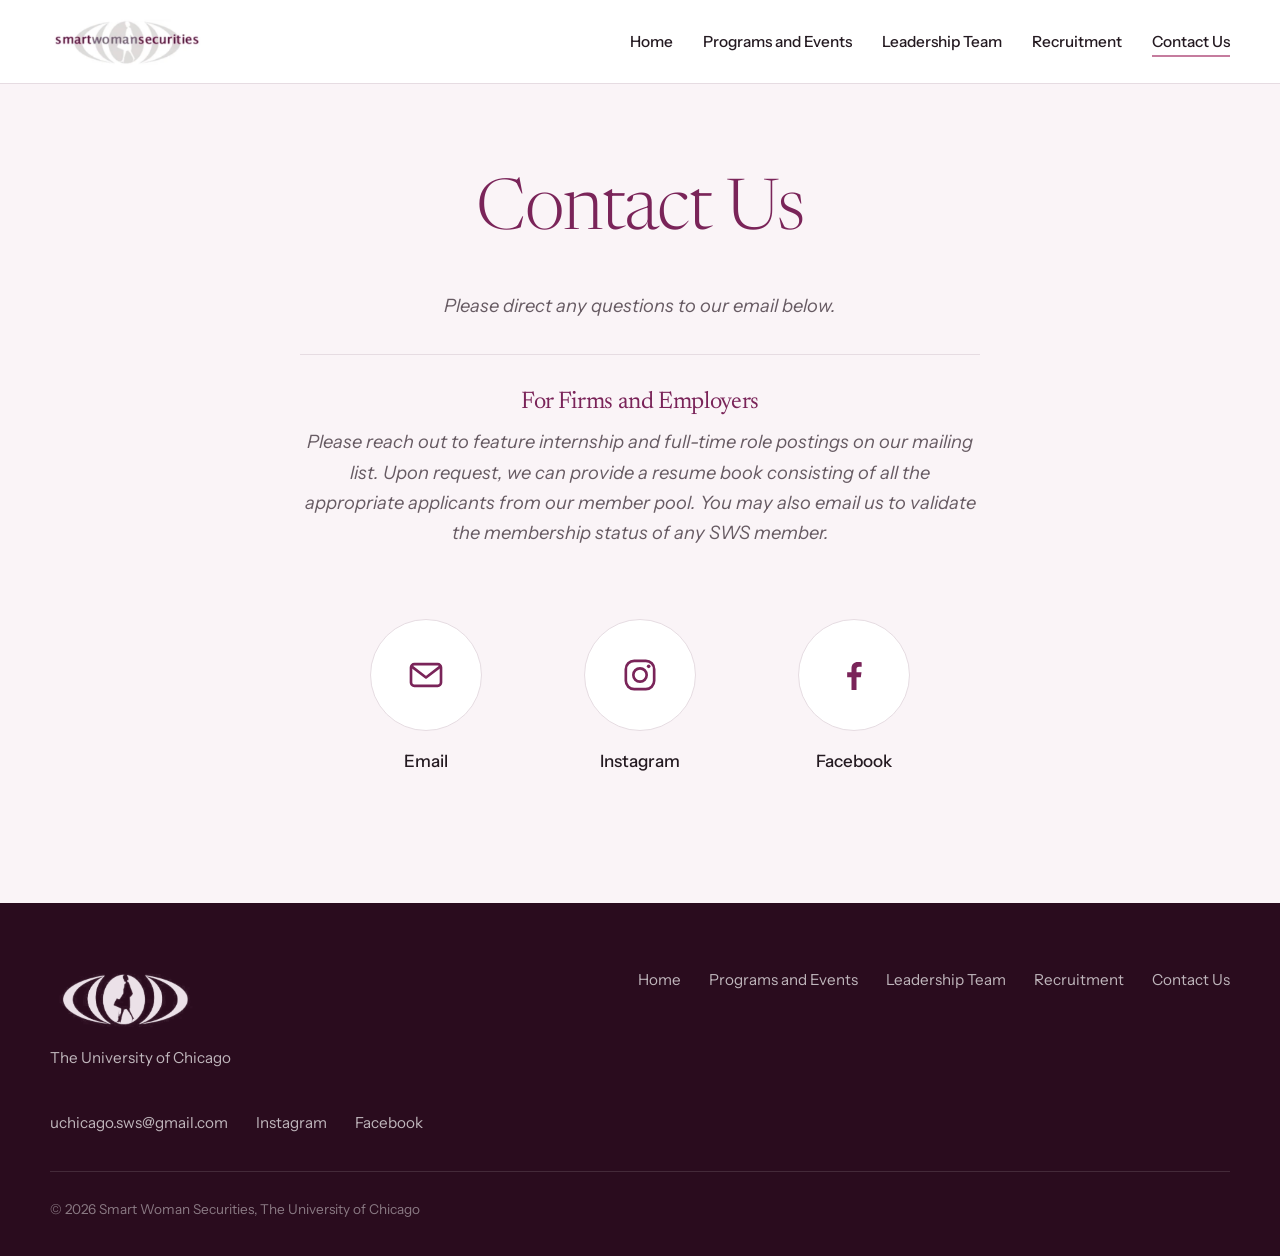
<file: contact.html>
<!DOCTYPE html>
<html lang="en">
<head>
<meta charset="utf-8">
<meta name="viewport" content="width=device-width, initial-scale=1">
<title>Contact Us | Smart Woman Securities UChicago</title>
<meta name="description" content="Smart Woman Securities at the University of Chicago">
<link rel="preconnect" href="https://fonts.googleapis.com">
<link rel="preconnect" href="https://fonts.gstatic.com" crossorigin>
<link href="https://fonts.googleapis.com/css2?family=Instrument+Sans:wght@400;500;600&family=Newsreader:ital,opsz,wght@0,6..72,300;0,6..72,400;0,6..72,500;1,6..72,400&display=swap" rel="stylesheet">
<link rel="stylesheet" href="css/style.css">
</head>
<body>
<div class="progress" id="progress"></div>
<header class="nav" id="nav">
  <div class="wrap">
    <a href="index.html" class="logo" aria-label="Smart Woman Securities, home"><img src="images/logo-header.png" alt="Smart Woman Securities"></a>
    <button class="menu-btn" id="menuBtn" aria-label="Menu" aria-expanded="false"><span></span></button>
    <ul id="menu">
      <li><a href="index.html">Home</a></li>
      <li><a href="programs.html">Programs and Events</a></li>
      <li><a href="leadership.html">Leadership Team</a></li>
      <li><a href="recruitment.html">Recruitment</a></li>
      <li><a href="contact.html" aria-current="page">Contact Us</a></li>
    </ul>
  </div>
</header>
<main>

<section class="contact">
  <div class="wrap">
    <h1>Contact Us</h1>
    <div class="c-text">
      <p>Please direct any questions to our email below.</p>
      <div class="c-firms">
        <h2>For Firms and Employers</h2>
        <p>Please reach out to feature internship and full-time role postings on our mailing list. Upon request, we can provide a resume book consisting of all the appropriate applicants from our member pool. You may also email us to validate the membership status of any SWS member.</p>
      </div>
    </div>
    <div class="socials">
      <a class="social" href="#" data-email data-keep="1"><span class="dot"><svg viewBox="0 0 24 24"><rect x="3" y="5.5" width="18" height="13" rx="2"/><path d="M3.5 7l8.5 6.5L20.5 7"/></svg></span>Email</a>
      <a class="social" href="#" data-instagram><span class="dot"><svg viewBox="0 0 24 24"><rect x="3.5" y="3.5" width="17" height="17" rx="5"/><circle cx="12" cy="12" r="4"/><circle class="f" cx="17.2" cy="6.8" r="1.1"/></svg></span>Instagram</a>
      <a class="social" href="#" data-facebook><span class="dot"><svg viewBox="0 0 24 24"><path class="f" d="M13.5 21v-7.6h2.6l.4-3h-3V8.5c0-.9.3-1.5 1.5-1.5h1.6V4.3c-.3 0-1.2-.1-2.3-.1-2.3 0-3.8 1.4-3.8 3.9v2.3H7.9v3h2.6V21z"/></svg></span>Facebook</a>
    </div>
  </div>
</section>
</main>
<footer>
  <div class="wrap">
    <div class="foot">
      <div>
        <img src="images/logo-mark-light.png" alt="Smart Woman Securities">
        <div>The University of Chicago</div>
      </div>
      <ul>
        <li><a href="index.html">Home</a></li>
        <li><a href="programs.html">Programs and Events</a></li>
        <li><a href="leadership.html">Leadership Team</a></li>
        <li><a href="recruitment.html">Recruitment</a></li>
        <li><a href="contact.html">Contact Us</a></li>
      </ul>
      <ul>
        <li><a data-email></a></li>
        <li><a href="#" data-instagram>Instagram</a></li>
        <li><a href="#" data-facebook>Facebook</a></li>
      </ul>
    </div>
    <div class="fine">&copy; <span id="yr"></span> Smart Woman Securities, The University of Chicago</div>
  </div>
</footer>
<script src="js/main.js"></script>

</body>
</html>
</file>
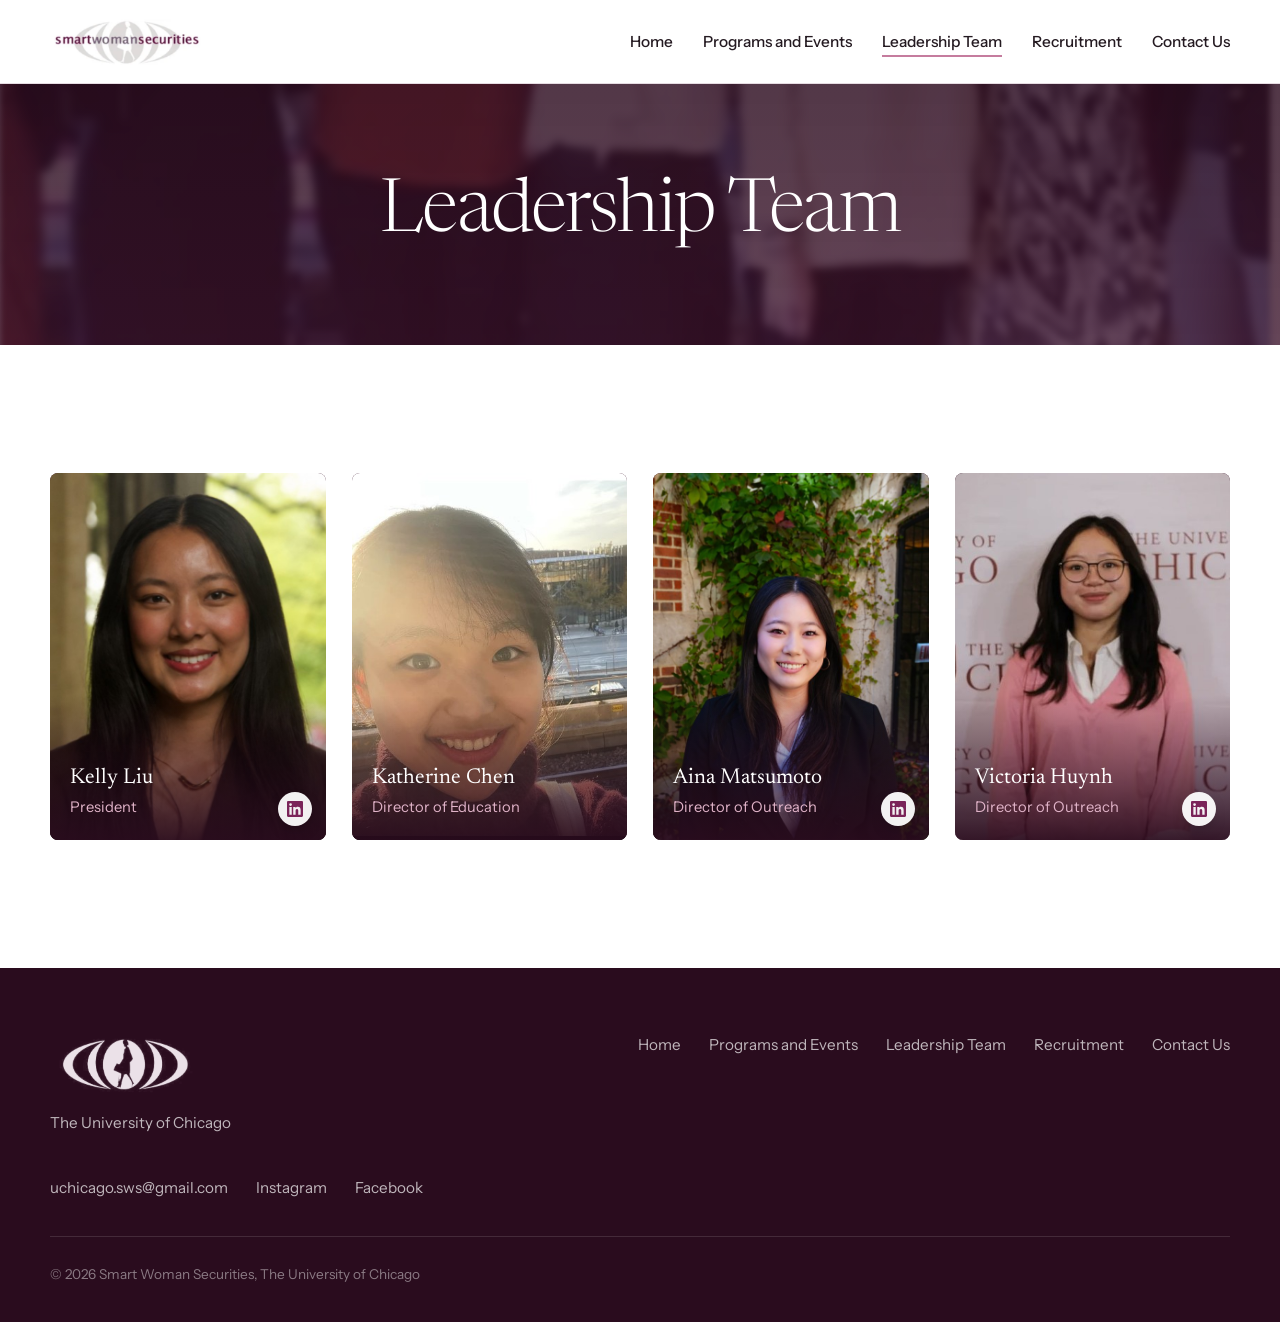
<file: leadership.html>
<!DOCTYPE html>
<html lang="en">
<head>
<meta charset="utf-8">
<meta name="viewport" content="width=device-width, initial-scale=1">
<title>Leadership Team | Smart Woman Securities UChicago</title>
<meta name="description" content="Smart Woman Securities at the University of Chicago">
<link rel="preconnect" href="https://fonts.googleapis.com">
<link rel="preconnect" href="https://fonts.gstatic.com" crossorigin>
<link href="https://fonts.googleapis.com/css2?family=Instrument+Sans:wght@400;500;600&family=Newsreader:ital,opsz,wght@0,6..72,300;0,6..72,400;0,6..72,500;1,6..72,400&display=swap" rel="stylesheet">
<link rel="stylesheet" href="css/style.css">
</head>
<body>
<div class="progress" id="progress"></div>
<header class="nav" id="nav">
  <div class="wrap">
    <a href="index.html" class="logo" aria-label="Smart Woman Securities, home"><img src="images/logo-header.png" alt="Smart Woman Securities"></a>
    <button class="menu-btn" id="menuBtn" aria-label="Menu" aria-expanded="false"><span></span></button>
    <ul id="menu">
      <li><a href="index.html">Home</a></li>
      <li><a href="programs.html">Programs and Events</a></li>
      <li><a href="leadership.html" aria-current="page">Leadership Team</a></li>
      <li><a href="recruitment.html">Recruitment</a></li>
      <li><a href="contact.html">Contact Us</a></li>
    </ul>
  </div>
</header>
<main>

<section class="photo page-head">
  <div class="bg soft" data-parallax style="background-image:url(images/g04.jpg)"></div>
  <div class="veil"></div>
  <div class="wrap"><h1>Leadership Team</h1></div>
</section>
<section>
  <div class="wrap"><div class="board-grid" id="boardGrid"></div></div>
</section>
</main>
<footer>
  <div class="wrap">
    <div class="foot">
      <div>
        <img src="images/logo-mark-light.png" alt="Smart Woman Securities">
        <div>The University of Chicago</div>
      </div>
      <ul>
        <li><a href="index.html">Home</a></li>
        <li><a href="programs.html">Programs and Events</a></li>
        <li><a href="leadership.html">Leadership Team</a></li>
        <li><a href="recruitment.html">Recruitment</a></li>
        <li><a href="contact.html">Contact Us</a></li>
      </ul>
      <ul>
        <li><a data-email></a></li>
        <li><a href="#" data-instagram>Instagram</a></li>
        <li><a href="#" data-facebook>Facebook</a></li>
      </ul>
    </div>
    <div class="fine">&copy; <span id="yr"></span> Smart Woman Securities, The University of Chicago</div>
  </div>
</footer>
<script>
/* ==========================================================
   EDIT: board members. Add, remove, or reorder freely.
   photo: "images/jane.jpg" (or leave "" to show initials)
   bio and linkedin are optional; leave "" to hide them.
   ========================================================== */
const BOARD = [
  { name:"Kelly Liu",         role:"President",              bio:"", photo:"images/kelly-liu.jpg",        linkedin:"https://www.linkedin.com/in/kellyliu031/" },
  { name:"Katherine Chen",    role:"Director of Education",  bio:"", photo:"images/katherine-chen.jpg",   linkedin:"" },
  { name:"Aina Matsumoto",    role:"Director of Outreach",   bio:"", photo:"images/aina-matsumoto.jpg",   linkedin:"https://www.linkedin.com/in/ainamatsumoto/" },
  { name:"Victoria Huynh",    role:"Director of Outreach",   bio:"", photo:"images/victoria-huynh.jpg",   linkedin:"https://www.linkedin.com/in/victoriahuynh1/" }
];
const esc = s => String(s).replace(/[&<>"]/g, c => ({'&':'&amp;','<':'&lt;','>':'&gt;','"':'&quot;'}[c]));
const ini = n => n.split(/\s+/).map(w => w[0]).slice(0,2).join("").toUpperCase();
const LI = '<svg viewBox="0 0 24 24" aria-hidden="true"><path d="M20.447 20.452h-3.554v-5.569c0-1.328-.027-3.037-1.852-3.037-1.853 0-2.136 1.445-2.136 2.939v5.667H9.351V9h3.414v1.561h.046c.477-.9 1.637-1.85 3.37-1.85 3.601 0 4.267 2.37 4.267 5.455v6.286zM5.337 7.433a2.062 2.062 0 1 1 0-4.125 2.062 2.062 0 0 1 0 4.125zm1.782 13.019H3.555V9h3.564v11.452zM22.225 0H1.771C.792 0 0 .774 0 1.729v20.542C0 23.227.792 24 1.771 24h20.451C23.2 24 24 23.227 24 22.271V1.729C24 .774 23.2 0 22.222 0z"/></svg>';
document.getElementById("boardGrid").innerHTML = BOARD.map(m => `
  <div class="member${m.linkedin ? " has-li" : ""}" tabindex="0" role="button" aria-label="${esc(m.name)}, ${esc(m.role)}">
    <div class="ph">${m.photo ? `<img src="${esc(m.photo)}" alt="${esc(m.name)}">` : `<span class="mono">${esc(ini(m.name))}</span>`}</div>
    <div class="label"><b>${esc(m.name)}</b><span>${esc(m.role)}</span></div>
    <div class="bio"><b>${esc(m.name)}</b><span class="role">${esc(m.role)}</span>
      ${m.bio ? `<p>${esc(m.bio)}</p>` : ""}
    </div>
    ${m.linkedin ? `<a class="li" href="${esc(m.linkedin)}" target="_blank" rel="noopener" aria-label="${esc(m.name)} on LinkedIn">${LI}</a>` : ""}
  </div>`).join("");
</script>
<script src="js/main.js"></script>

</body>
</html>
</file>
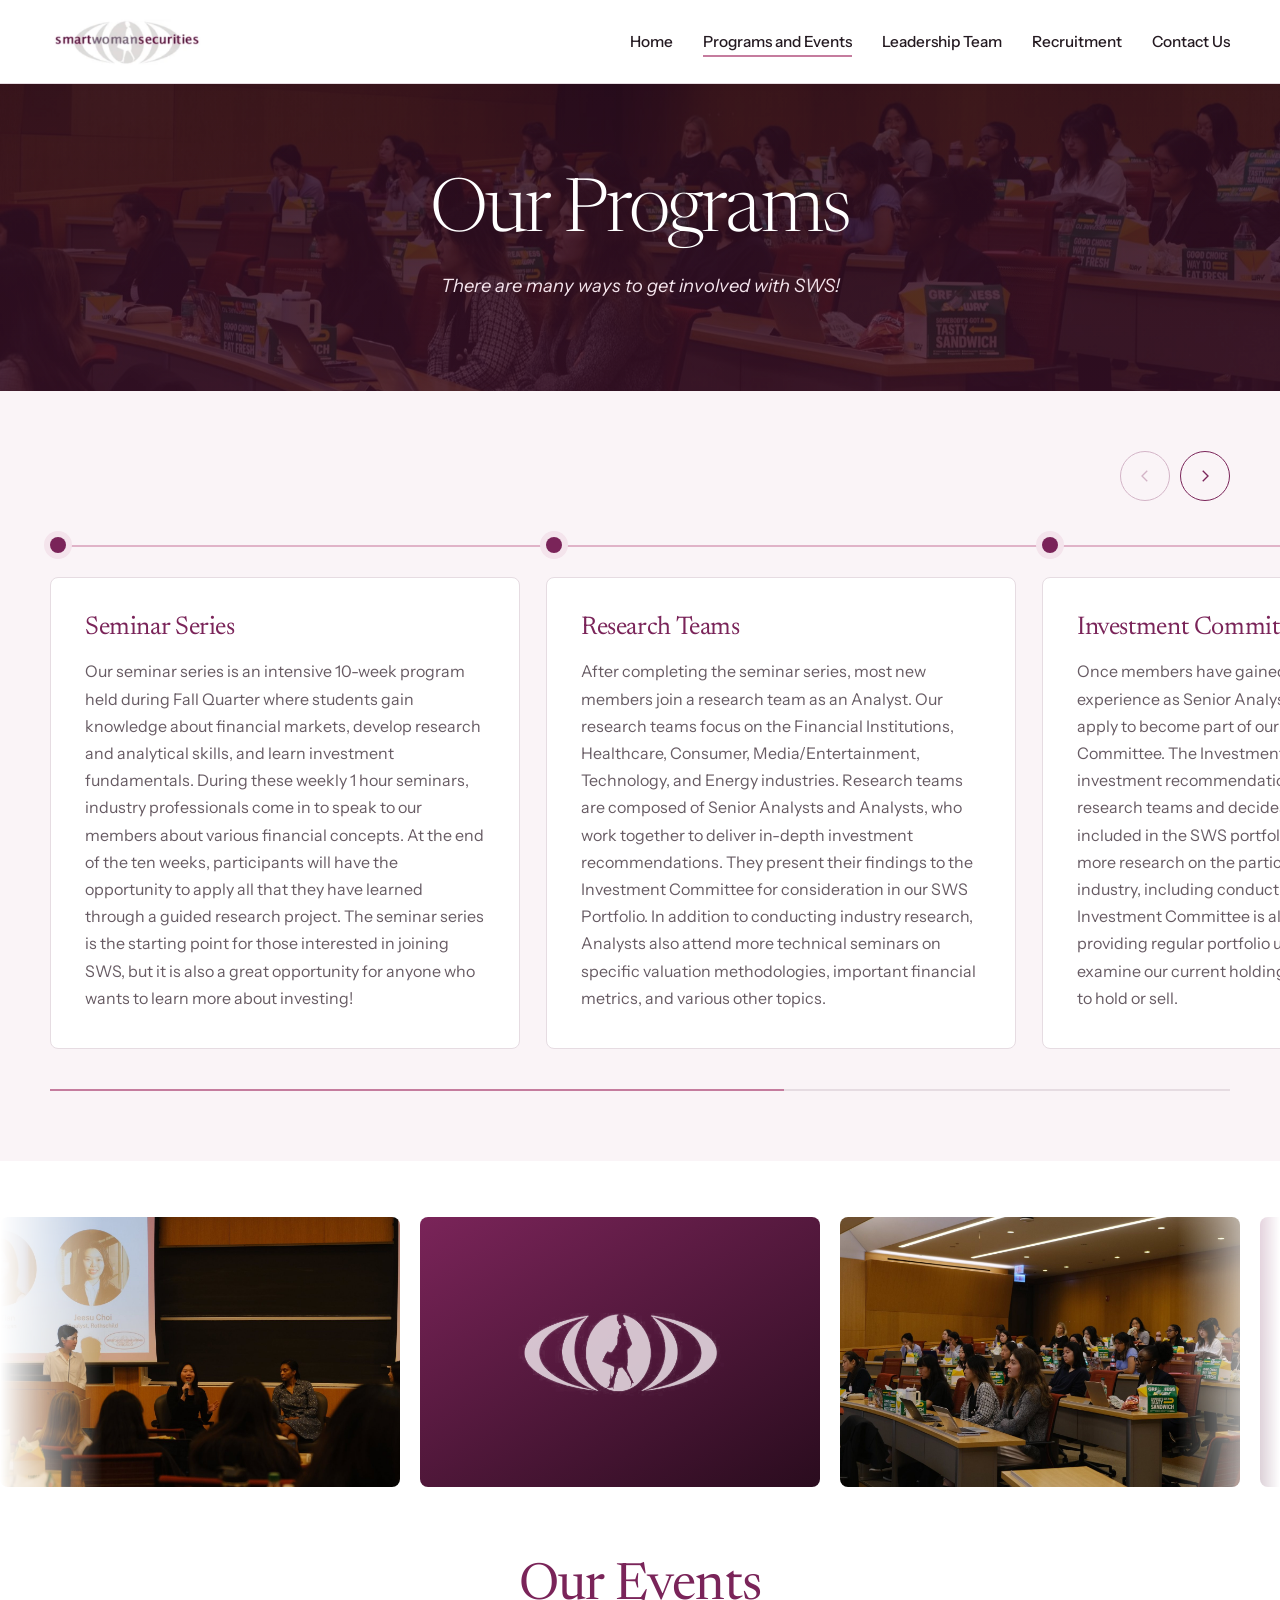
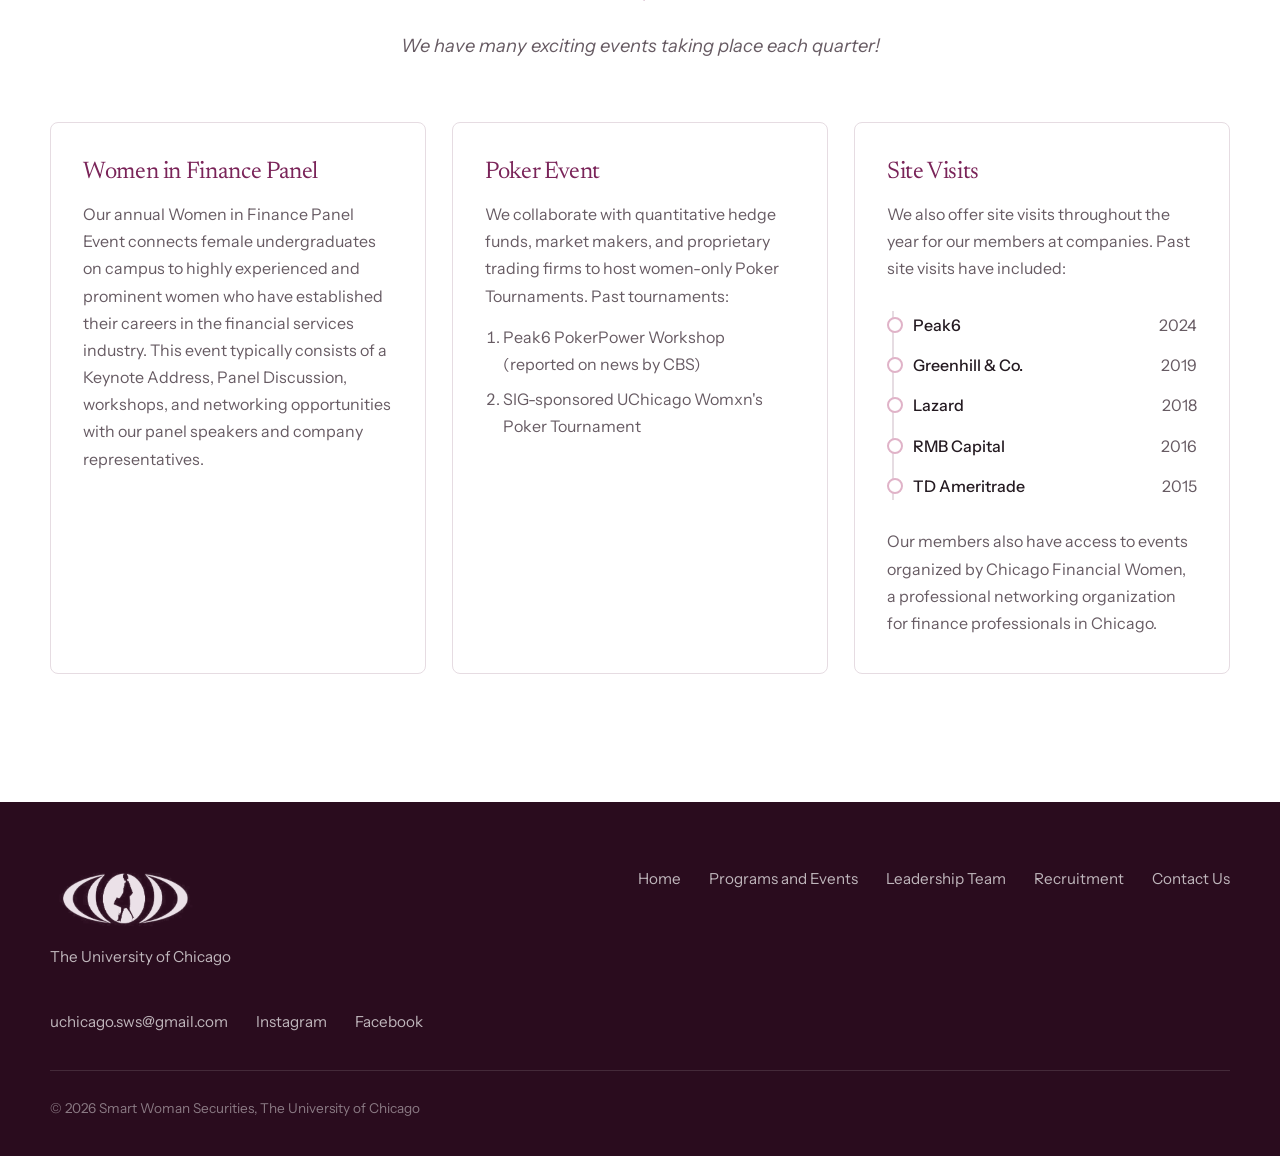
<file: programs.html>
<!DOCTYPE html>
<html lang="en">
<head>
<meta charset="utf-8">
<meta name="viewport" content="width=device-width, initial-scale=1">
<title>Programs and Events | Smart Woman Securities UChicago</title>
<meta name="description" content="Smart Woman Securities at the University of Chicago">
<link rel="preconnect" href="https://fonts.googleapis.com">
<link rel="preconnect" href="https://fonts.gstatic.com" crossorigin>
<link href="https://fonts.googleapis.com/css2?family=Instrument+Sans:wght@400;500;600&family=Newsreader:ital,opsz,wght@0,6..72,300;0,6..72,400;0,6..72,500;1,6..72,400&display=swap" rel="stylesheet">
<link rel="stylesheet" href="css/style.css">
</head>
<body>
<div class="progress" id="progress"></div>
<header class="nav" id="nav">
  <div class="wrap">
    <a href="index.html" class="logo" aria-label="Smart Woman Securities, home"><img src="images/logo-header.png" alt="Smart Woman Securities"></a>
    <button class="menu-btn" id="menuBtn" aria-label="Menu" aria-expanded="false"><span></span></button>
    <ul id="menu">
      <li><a href="index.html">Home</a></li>
      <li><a href="programs.html" aria-current="page">Programs and Events</a></li>
      <li><a href="leadership.html">Leadership Team</a></li>
      <li><a href="recruitment.html">Recruitment</a></li>
      <li><a href="contact.html">Contact Us</a></li>
    </ul>
  </div>
</header>
<main>

<section class="photo page-head">
  <div class="bg" data-parallax style="background-image:url(images/event-audience.jpg)"></div>
  <div class="veil"></div>
  <div class="wrap"><h1>Our Programs</h1><p class="sub">There are many ways to get involved with SWS!</p></div>
</section>

<section class="journey">
  <div class="wrap head">
    <div></div>
    <div class="arrows">
      <button class="arrow" id="prev" aria-label="Previous"><svg viewBox="0 0 24 24"><path d="M15 5l-7 7 7 7"/></svg></button>
      <button class="arrow" id="next" aria-label="Next"><svg viewBox="0 0 24 24"><path d="M9 5l7 7-7 7"/></svg></button>
    </div>
  </div>
  <div class="track" id="track">
    <div class="step"><div class="marker"><i></i></div><article>
      <h3>Seminar Series</h3>
      <p>Our seminar series is an intensive 10-week program held during Fall Quarter where students gain knowledge about financial markets, develop research and analytical skills, and learn investment fundamentals. During these weekly 1 hour seminars, industry professionals come in to speak to our members about various financial concepts. At the end of the ten weeks, participants will have the opportunity to apply all that they have learned through a guided research project. The seminar series is the starting point for those interested in joining SWS, but it is also a great opportunity for anyone who wants to learn more about investing!</p></article></div>
    <div class="step"><div class="marker"><i></i></div><article>
      <h3>Research Teams</h3>
      <p>After completing the seminar series, most new members join a research team as an Analyst. Our research teams focus on the Financial Institutions, Healthcare, Consumer, Media/Entertainment, Technology, and Energy industries. Research teams are composed of Senior Analysts and Analysts, who work together to deliver in-depth investment recommendations. They present their findings to the Investment Committee for consideration in our SWS Portfolio. In addition to conducting industry research, Analysts also attend more technical seminars on specific valuation methodologies, important financial metrics, and various other topics.</p></article></div>
    <div class="step"><div class="marker"><i></i></div><article>
      <h3>Investment Committee (ICOMM)</h3>
      <p>Once members have gained enough research experience as Senior Analysts, they are eligible to apply to become part of our SWS Investment Committee. The Investment Committee evaluates the investment recommendations presented by the research teams and decides whether they should be included in the SWS portfolio. This often involves more research on the particular stock and the industry, including conducting a DCF analysis. The Investment Committee is also responsible for providing regular portfolio updates, where they examine our current holdings and determine whether to hold or sell.</p></article></div>
    <div class="step"><div class="marker"><i></i></div><article>
      <h3>Professional Development Events</h3>
      <p>Every year, SWS hosts Women in Finance, the largest finance networking event for UChicago women. We also hold company site visits to Chicago-based firms and host sponsored stock pitch competitions with said firms. Companies we have partnered with include PEAK6 Investments, Rothschild &amp; Co, and Greenhill &amp; Co.</p></article></div>
  </div>
  <div class="track-bar"><i id="trackBar"></i></div>
</section>

<section class="photo-strip" aria-label="Photos from SWS events">
  <div class="marquee ps"><div class="m-track" id="photoTrack"></div></div>
</section>

<section class="events" id="events">
  <div class="wrap center">
    <h2 style="color:var(--plum-700)">Our Events</h2>
    <p class="sub">We have many exciting events taking place each quarter!</p>
  </div>
  <div class="wrap">
    <div class="cols">
      <article class="ev">
        <h3>Women in Finance Panel</h3>
        <p>Our annual Women in Finance Panel Event connects female undergraduates on campus to highly experienced and prominent women who have established their careers in the financial services industry. This event typically consists of a Keynote Address, Panel Discussion, workshops, and networking opportunities with our panel speakers and company representatives.</p>
      </article>
      <article class="ev">
        <h3>Poker Event</h3>
        <p>We collaborate with quantitative hedge funds, market makers, and proprietary trading firms to host women-only Poker Tournaments. Past tournaments:</p>
        <ol>
          <li>Peak6 PokerPower Workshop (reported on news by CBS)</li>
          <li>SIG-sponsored UChicago Womxn's Poker Tournament</li>
        </ol>
      </article>
      <article class="ev">
        <h3>Site Visits</h3>
        <p>We also offer site visits throughout the year for our members at companies. Past site visits have included:</p>
        <ul class="visits" id="visits"><div class="fill"></div>
          <li>Peak6 <span>2024</span></li>
          <li>Greenhill &amp; Co. <span>2019</span></li>
          <li>Lazard <span>2018</span></li>
          <li>RMB Capital <span>2016</span></li>
          <li>TD Ameritrade <span>2015</span></li>
        </ul>
        <p>Our members also have access to events organized by Chicago Financial Women, a professional networking organization for finance professionals in Chicago.</p>
      </article>
    </div>
  </div>
</section>
</main>
<footer>
  <div class="wrap">
    <div class="foot">
      <div>
        <img src="images/logo-mark-light.png" alt="Smart Woman Securities">
        <div>The University of Chicago</div>
      </div>
      <ul>
        <li><a href="index.html">Home</a></li>
        <li><a href="programs.html">Programs and Events</a></li>
        <li><a href="leadership.html">Leadership Team</a></li>
        <li><a href="recruitment.html">Recruitment</a></li>
        <li><a href="contact.html">Contact Us</a></li>
      </ul>
      <ul>
        <li><a data-email></a></li>
        <li><a href="#" data-instagram>Instagram</a></li>
        <li><a href="#" data-facebook>Facebook</a></li>
      </ul>
    </div>
    <div class="fine">&copy; <span id="yr"></span> Smart Woman Securities, The University of Chicago</div>
  </div>
</footer>
<script src="js/main.js"></script>
<script>
/* ==========================================================
   EDIT: the rotating photo stripe on this page.
   Add a photo by saving it in the "images" folder and adding its path below,
   e.g. "images/my-photo.jpg". An empty "" shows the SWS logo placeholder.
   Landscape photos (wider than tall) look best.
   ========================================================== */
const STRIP = [
  "images/event-panel.jpg",
  "",
  "images/event-audience.jpg",
  "",
  "",
  ""
];
(function(){
  const tile = src => src
    ? `<div class="ps-tile"><img src="${src}" alt="SWS event photo"></div>`
    : `<div class="ps-tile ph"><img src="images/logo-mark-light.png" alt="Smart Woman Securities"></div>`;
  // repeat the set so the loop is long enough for wide screens, then double it for a seamless scroll
  const reps = Math.max(1, Math.ceil(2800 / (STRIP.length * 400)));
  const half = Array.from({length: reps}, () => STRIP).flat();
  document.getElementById("photoTrack").innerHTML = [...half, ...half].map(tile).join("");
})();
</script>
</body>
</html>
</file>
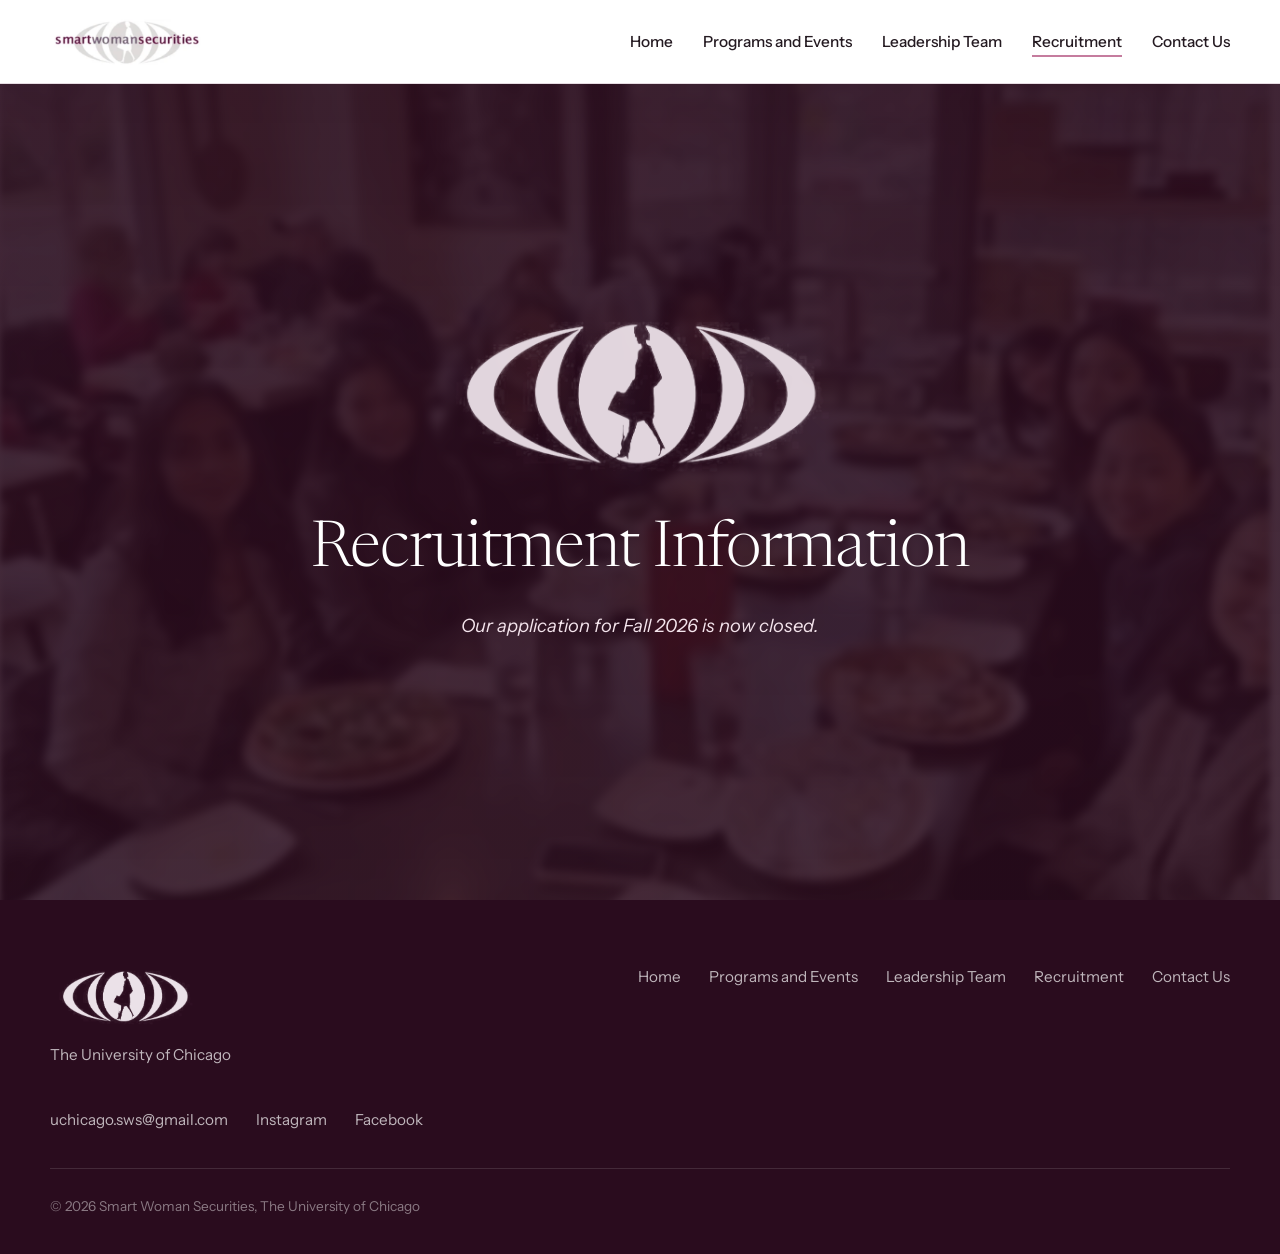
<file: recruitment.html>
<!DOCTYPE html>
<html lang="en">
<head>
<meta charset="utf-8">
<meta name="viewport" content="width=device-width, initial-scale=1">
<title>Recruitment | Smart Woman Securities UChicago</title>
<meta name="description" content="Smart Woman Securities at the University of Chicago">
<link rel="preconnect" href="https://fonts.googleapis.com">
<link rel="preconnect" href="https://fonts.gstatic.com" crossorigin>
<link href="https://fonts.googleapis.com/css2?family=Instrument+Sans:wght@400;500;600&family=Newsreader:ital,opsz,wght@0,6..72,300;0,6..72,400;0,6..72,500;1,6..72,400&display=swap" rel="stylesheet">
<link rel="stylesheet" href="css/style.css">
</head>
<body>
<div class="progress" id="progress"></div>
<header class="nav" id="nav">
  <div class="wrap">
    <a href="index.html" class="logo" aria-label="Smart Woman Securities, home"><img src="images/logo-header.png" alt="Smart Woman Securities"></a>
    <button class="menu-btn" id="menuBtn" aria-label="Menu" aria-expanded="false"><span></span></button>
    <ul id="menu">
      <li><a href="index.html">Home</a></li>
      <li><a href="programs.html">Programs and Events</a></li>
      <li><a href="leadership.html">Leadership Team</a></li>
      <li><a href="recruitment.html" aria-current="page">Recruitment</a></li>
      <li><a href="contact.html">Contact Us</a></li>
    </ul>
  </div>
</header>
<main>

<section class="photo heavy recruit">
  <div class="bg soft" data-parallax style="background-image:url(images/g09.jpg)"></div>
  <div class="veil"></div>
  <div class="wrap">
    <img class="mark" src="images/logo-mark-light.png" alt="Smart Woman Securities">
    <h1>Recruitment Information</h1>
    <div class="lines">
      <p>Our application for Fall 2026 is now closed.</p>
    </div>
  </div>
</section>
</main>
<footer>
  <div class="wrap">
    <div class="foot">
      <div>
        <img src="images/logo-mark-light.png" alt="Smart Woman Securities">
        <div>The University of Chicago</div>
      </div>
      <ul>
        <li><a href="index.html">Home</a></li>
        <li><a href="programs.html">Programs and Events</a></li>
        <li><a href="leadership.html">Leadership Team</a></li>
        <li><a href="recruitment.html">Recruitment</a></li>
        <li><a href="contact.html">Contact Us</a></li>
      </ul>
      <ul>
        <li><a data-email></a></li>
        <li><a href="#" data-instagram>Instagram</a></li>
        <li><a href="#" data-facebook>Facebook</a></li>
      </ul>
    </div>
    <div class="fine">&copy; <span id="yr"></span> Smart Woman Securities, The University of Chicago</div>
  </div>
</footer>
<script src="js/main.js"></script>

</body>
</html>
</file>
<file: css/style.css>
/* ==========================================================
   DESIGN TOKENS: change colors here to re-skin every page
   ========================================================== */
:root{
  --plum-950:#2A0C1E;
  --plum-900:#3A1129;
  --plum-800:#551A3D;
  --plum-700:#7A2459;   /* matches the SWS national logo plum */
  --rose-500:#C57C9E;   /* muted pink accent */
  --rose-300:#E0B3C8;
  --rose-100:#F4E4EC;
  --blush:#FAF4F7;
  --paper:#FFFFFF;
  --grey:#D9D5D8;
  --ink:#241A21;
  --slate:#675B63;
  --line:#E6DCE2;

  --serif:"Newsreader", Georgia, "Times New Roman", serif;
  --sans:"Instrument Sans", "Helvetica Neue", Arial, sans-serif;
  --wrap:1180px;
  --nav-h:84px;
}
*{box-sizing:border-box;margin:0;padding:0}
html{scroll-behavior:smooth;scroll-padding-top:calc(var(--nav-h) + 12px)}
body{font-family:var(--sans);font-size:17px;line-height:1.65;color:var(--ink);background:var(--paper);-webkit-font-smoothing:antialiased}
img{max-width:100%;display:block}
a{color:inherit;text-decoration:none}
button{font:inherit;color:inherit;background:none;border:0;cursor:pointer}
ul{list-style:none}
:focus-visible{outline:2px solid var(--rose-500);outline-offset:3px;border-radius:2px}
.wrap{width:min(var(--wrap), 100% - 48px);margin-inline:auto}
h1,h2,h3{font-family:var(--serif);font-weight:400;letter-spacing:-0.015em;line-height:1.1}
h2{font-size:clamp(2.1rem,4.2vw,3.2rem)}
h3{font-size:1.6rem}
.sub{font-style:italic;color:var(--slate);font-size:1.15rem;margin-top:16px}

.progress{position:fixed;top:0;left:0;height:3px;width:100%;transform-origin:0 50%;transform:scaleX(0);background:var(--rose-500);z-index:200}

/* ---------- Nav ---------- */
.nav{position:fixed;inset:0 0 auto 0;height:var(--nav-h);z-index:100;background:#fff;border-bottom:1px solid var(--line);transition:height .3s, box-shadow .3s}
.nav.scrolled{height:68px;box-shadow:0 8px 28px -20px rgba(58,17,41,.5)}
.nav .wrap{height:100%;display:flex;align-items:center;justify-content:space-between;gap:24px}
.logo img{height:52px;width:auto;transition:height .3s}
.nav.scrolled .logo img{height:42px}
.nav ul{display:flex;gap:30px;align-items:center}
.nav ul a:not(.join-btn){font-size:.96rem;font-weight:500;padding:6px 0;position:relative;color:var(--ink)}
.nav ul a:not(.join-btn)::after{content:"";position:absolute;left:0;right:0;bottom:0;height:2px;background:var(--rose-500);transform:scaleX(0);transform-origin:left;transition:transform .3s}
.nav ul a:not(.join-btn):hover::after,.nav ul a[aria-current="page"]::after{transform:scaleX(1)}
.join-btn{padding:11px 22px;border-radius:6px;background:var(--plum-700);color:#fff;font-weight:600;font-size:.95rem;transition:background .25s, transform .25s}
.join-btn:hover{background:var(--plum-800);transform:translateY(-1px)}
.menu-btn{display:none;width:44px;height:44px;align-items:center;justify-content:center}
.menu-btn span,.menu-btn span::before,.menu-btn span::after{display:block;width:22px;height:2px;background:var(--plum-800);position:relative;transition:transform .3s, top .3s, background .3s}
.menu-btn span::before,.menu-btn span::after{content:"";position:absolute;left:0}
.menu-btn span::before{top:-7px}.menu-btn span::after{top:7px}
.nav.open .menu-btn span{background:transparent}
.nav.open .menu-btn span::before{top:0;transform:rotate(45deg)}
.nav.open .menu-btn span::after{top:0;transform:rotate(-45deg)}

/* ---------- Photo backgrounds (dark, translucent) ---------- */
.photo{position:relative;overflow:hidden;color:#fff;isolation:isolate}
.photo .bg{position:absolute;inset:-14% 0;background-size:cover;background-position:center;z-index:-2;will-change:transform}
.photo .veil{position:absolute;inset:0;z-index:-1;background:linear-gradient(180deg, rgba(42,12,30,.84), rgba(58,17,41,.78))}
.photo.heavy .veil{background:linear-gradient(180deg, rgba(42,12,30,.9), rgba(42,12,30,.86))}
.photo .bg.soft{filter:blur(3px) saturate(.8)}

/* ---------- Hero ---------- */
.hero{min-height:100svh;display:flex;align-items:center;justify-content:center;text-align:center;padding:calc(var(--nav-h) + 40px) 0 100px}
.hero .veil{background:linear-gradient(180deg, rgba(42,12,30,.62) 0%, rgba(58,17,41,.74) 60%, rgba(42,12,30,.9) 100%)}
.hero h1{font-size:clamp(3rem,8vw,6.6rem);font-weight:300;letter-spacing:-0.03em;line-height:1}
.hero p{margin-top:22px;font-family:var(--serif);font-size:clamp(1.3rem,2.4vw,1.9rem);color:var(--rose-100);font-style:italic}
.hero .enter{opacity:0;transform:translateY(18px);animation:enter 1s cubic-bezier(.2,.7,.2,1) forwards}
.hero .enter:nth-child(2){animation-delay:.25s}
.hero .rule{width:64px;height:2px;background:var(--rose-500);margin:30px auto 0;transform:scaleX(0);animation:grow .9s .7s cubic-bezier(.2,.7,.2,1) forwards}
@keyframes enter{to{opacity:1;transform:none}}
@keyframes grow{to{transform:scaleX(1)}}
.scroll-cue{position:absolute;left:50%;bottom:34px;transform:translateX(-50%);width:1px;height:54px;background:rgba(255,255,255,.25);overflow:hidden}
.scroll-cue::after{content:"";position:absolute;left:0;top:-50%;width:1px;height:50%;background:#fff;animation:cue 2.2s ease-in-out infinite}
@keyframes cue{to{top:100%}}

/* ---------- Generic sections ---------- */
section{padding:clamp(80px,10vw,140px) 0}
.center{text-align:center}
.page-head{padding:calc(var(--nav-h) + 90px) 0 90px;text-align:center}
.page-head h1{font-size:clamp(2.6rem,6vw,4.6rem);font-weight:300;letter-spacing:-0.025em}
.page-head .sub{color:var(--rose-100)}

/* Mission */
.mission{background:var(--blush)}
.mission .grid{display:grid;grid-template-columns:.7fr 1.3fr;gap:clamp(30px,7vw,100px);align-items:start}
.mission h2{color:var(--plum-700);position:sticky;top:calc(var(--nav-h) + 30px)}
.mission p{font-family:var(--serif);font-size:clamp(1.35rem,2.3vw,1.9rem);line-height:1.5;color:var(--ink)}

/* Explore tiles */
.tiles{padding:0}
.tiles .row{display:grid;grid-template-columns:repeat(3,1fr)}
.tile{position:relative;min-height:380px;display:flex;align-items:flex-end;padding:36px;color:#fff;overflow:hidden;isolation:isolate}
.tile .bg{position:absolute;inset:0;background-size:cover;background-position:center;z-index:-2;transition:transform .9s cubic-bezier(.2,.7,.2,1)}
.tile::before{content:"";position:absolute;inset:0;z-index:-1;background:linear-gradient(0deg, rgba(42,12,30,.92), rgba(58,17,41,.66));transition:background .5s}
.tile:hover .bg,.tile:focus-visible .bg{transform:scale(1.08)}
.tile:hover::before,.tile:focus-visible::before{background:linear-gradient(0deg, rgba(42,12,30,.88), rgba(122,36,89,.5))}
.tile h3{font-size:1.9rem;display:flex;align-items:center;gap:14px;width:100%;justify-content:space-between;border-top:1px solid rgba(255,255,255,.3);padding-top:22px}
.tile svg{width:22px;height:22px;fill:none;stroke:currentColor;stroke-width:1.6;flex:none;transition:transform .4s}
.tile:hover svg{transform:translateX(8px)}

/* Alumnae */
.alumnae h2{color:#fff}
.alumnae .sub{color:var(--rose-100)}
.marquee{overflow:hidden;margin-top:56px;-webkit-mask-image:linear-gradient(90deg,transparent,#000 8%,#000 92%,transparent);mask-image:linear-gradient(90deg,transparent,#000 8%,#000 92%,transparent)}
.marquee + .marquee{margin-top:18px}
.m-track{display:flex;gap:18px;width:max-content;animation:scrollL 70s linear infinite}
.marquee.rev .m-track{animation-name:scrollR;animation-duration:80s}
.marquee:hover .m-track{animation-play-state:paused}
@keyframes scrollL{to{transform:translateX(-50%)}}
@keyframes scrollR{from{transform:translateX(-50%)}to{transform:none}}
.logo-tile{flex:none;width:240px;height:104px;display:grid;place-items:center;padding:16px 22px;border:1px solid rgba(255,255,255,.16);border-radius:8px;background:rgba(255,255,255,.05);transition:background .3s, border-color .3s, transform .3s}
.logo-tile:hover{background:rgba(255,255,255,.14);border-color:var(--rose-300);transform:translateY(-4px)}
.logo-tile .wm{font-family:var(--sans);font-weight:600;font-size:1.1rem;letter-spacing:.03em;text-align:center;color:rgba(255,255,255,.88);line-height:1.2;transition:color .3s}
.logo-tile:hover .wm{color:#fff}
.logo-tile img{width:auto;max-width:100%;object-fit:contain;opacity:.88;transition:opacity .3s}
.logo-tile:hover img{opacity:1}

/* Sponsors */
.sponsors .sub{max-width:62ch;margin-inline:auto}
.sp-grid{display:grid;grid-template-columns:repeat(4,1fr);gap:20px;margin-top:56px}
.sp{height:150px;display:grid;place-items:center;padding:22px;border:1px solid var(--line);border-radius:8px;background:#fff;transition:border-color .3s, box-shadow .3s, transform .3s}
.sp:hover{border-color:var(--rose-500);box-shadow:0 20px 36px -24px rgba(122,36,89,.45);transform:translateY(-5px)}
.sp .wm{font-weight:600;font-size:1.2rem;letter-spacing:.02em;color:var(--plum-800);text-align:center;line-height:1.25}
.sp{position:relative}
.sp img{width:auto;max-width:100%;object-fit:contain;transition:opacity .4s}
.sp img.col{position:absolute;left:50%;top:50%;transform:translate(-50%,-50%);opacity:0}
.sp:hover img.col{opacity:1}
.sp:hover img.mono{opacity:0}

/* Typeset logo treatments (all inherit color so the set stays uniform) */
.wm{display:flex;flex-direction:column;align-items:center;justify-content:center;text-align:center;line-height:1.15}
.wm small{display:block;font-family:var(--sans);font-weight:500;font-size:.62rem;letter-spacing:.3em;text-transform:uppercase;margin-top:6px;opacity:.8}
.wm.t-serif{font-family:var(--serif);font-weight:500;font-size:1.12rem;letter-spacing:.16em;text-transform:uppercase}
.wm.t-title{font-family:var(--serif);font-weight:600;font-size:1.45rem;letter-spacing:-.01em;text-transform:none}
.wm.t-bold{font-family:var(--sans);font-weight:700;font-size:1.1rem;letter-spacing:.02em}
.wm.t-caps{font-family:var(--sans);font-weight:700;font-size:1rem;letter-spacing:.14em;text-transform:uppercase}
.wm.t-light{font-family:var(--sans);font-weight:400;font-size:.98rem;letter-spacing:.3em;text-transform:uppercase}
.wm.t-big{font-family:var(--sans);font-weight:700;font-size:2.1rem;letter-spacing:-.03em;text-transform:lowercase}
.wm.t-script{font-family:var(--serif);font-style:italic;font-weight:400;font-size:1.7rem;letter-spacing:-.01em}
.wm.t-wide{font-family:var(--serif);font-weight:400;font-size:1.3rem;letter-spacing:.42em;text-transform:uppercase;padding-left:.42em}

/* ---------- Programs: journey timeline ---------- */
.journey{background:var(--blush);padding:60px 0 70px}
.journey .head{margin-bottom:30px;display:flex;justify-content:space-between;align-items:flex-end;gap:24px;flex-wrap:wrap}
.arrows{display:flex;gap:10px}
.arrow{width:50px;height:50px;border-radius:50%;border:1px solid var(--plum-700);color:var(--plum-700);display:grid;place-items:center;transition:background .25s,color .25s,opacity .25s}
.arrow:hover{background:var(--plum-700);color:#fff}
.arrow[disabled]{opacity:.3;pointer-events:none}
.arrow svg{width:18px;height:18px;fill:none;stroke:currentColor;stroke-width:1.8}
.track{display:flex;gap:26px;overflow-x:auto;scroll-snap-type:x mandatory;padding:0 max(24px, calc((100vw - var(--wrap))/2)) 30px;scroll-padding-inline:max(24px, calc((100vw - var(--wrap))/2));scrollbar-width:none;cursor:grab}
.track::-webkit-scrollbar{display:none}
.track.dragging{cursor:grabbing;scroll-snap-type:none}
.step{flex:0 0 min(470px,86vw);scroll-snap-align:start;display:flex;flex-direction:column}
.step .marker{position:relative;height:28px;margin-bottom:18px}
.step .marker::before{content:"";position:absolute;left:0;right:-26px;top:50%;height:2px;background:var(--rose-300)}
.step:last-child .marker::before{right:0}
.step .marker i{position:absolute;left:0;top:50%;transform:translateY(-50%);width:16px;height:16px;border-radius:50%;background:var(--plum-700);box-shadow:0 0 0 6px var(--rose-100);transition:box-shadow .4s, background .4s}
.step:hover .marker i{background:var(--rose-500);box-shadow:0 0 0 10px var(--rose-300)}
.step article{flex:1;background:#fff;border-radius:8px;padding:36px 34px;border:1px solid var(--line);transition:transform .4s, box-shadow .4s, border-color .4s}
.step:hover article{transform:translateY(-6px);box-shadow:0 26px 44px -28px rgba(122,36,89,.5);border-color:var(--rose-300)}
.step h3{color:var(--plum-700);margin-bottom:16px}
.step p{color:var(--slate);font-size:1rem;line-height:1.7}
.track-bar{width:min(var(--wrap),100% - 48px);margin:10px auto 0;height:2px;background:var(--line);position:relative}
.track-bar i{position:absolute;top:0;height:100%;background:var(--rose-500)}

/* Events */
.events .cols{display:grid;grid-template-columns:repeat(3,1fr);gap:26px;margin-top:60px}
.ev{padding:36px 32px;border-radius:8px;border:1px solid var(--line);background:#fff;transition:transform .4s, border-color .4s, box-shadow .4s;position:relative;overflow:hidden}
.ev::before{content:"";position:absolute;left:0;top:0;height:3px;width:100%;background:var(--rose-500);transform:scaleX(0);transform-origin:left;transition:transform .5s}
.ev:hover{transform:translateY(-6px);border-color:var(--rose-300);box-shadow:0 26px 44px -28px rgba(122,36,89,.4)}
.ev:hover::before{transform:scaleX(1)}
.ev h3{color:var(--plum-700);font-size:1.5rem;margin-bottom:16px}
.ev p{color:var(--slate);font-size:1rem;line-height:1.7}
.ev ol{margin:14px 0 0 1.1em;color:var(--slate);font-size:1rem;line-height:1.7}
.ev ol li{margin-bottom:8px}
.visits{margin:22px 0 22px;position:relative;padding-left:26px}
.visits::before{content:"";position:absolute;left:5px;top:6px;bottom:6px;width:2px;background:var(--line)}
.visits .fill{position:absolute;left:5px;top:6px;width:2px;height:0;background:var(--rose-500);transition:height .15s linear}
.visits li{position:relative;padding:7px 0;color:var(--ink);font-weight:500;font-size:1rem;display:flex;justify-content:space-between;gap:12px}
.visits li::before{content:"";position:absolute;left:-26px;top:50%;transform:translateY(-50%);width:12px;height:12px;border-radius:50%;background:#fff;border:2px solid var(--rose-300);transition:background .3s,border-color .3s}
.visits li.on::before{background:var(--plum-700);border-color:var(--plum-700)}
.visits li span{color:var(--slate);font-weight:400}

/* ---------- Leadership ---------- */
.board-grid{display:grid;grid-template-columns:repeat(4,1fr);gap:26px}
.member{position:relative;aspect-ratio:3/4;border-radius:8px;overflow:hidden;background:var(--plum-900);cursor:pointer}
.member .ph{position:absolute;inset:0;display:grid;place-items:center;background:linear-gradient(160deg, var(--plum-700), var(--plum-950));transition:transform .7s cubic-bezier(.2,.7,.2,1)}
.member .ph img{width:100%;height:100%;object-fit:cover}
.member .mono{font-family:var(--serif);font-size:4rem;font-weight:300;color:var(--rose-300)}
.member:hover .ph,.member:focus-visible .ph,.member.open .ph{transform:scale(1.06)}
.member .label{position:absolute;left:0;right:0;bottom:0;padding:70px 20px 20px;background:linear-gradient(0deg, rgba(42,12,30,.92), transparent);color:#fff;transition:opacity .3s}
.member .label b{display:block;font-family:var(--serif);font-weight:400;font-size:1.35rem;line-height:1.2}
.member .label span{font-size:.92rem;color:var(--rose-300)}
.member .bio{position:absolute;inset:0;padding:26px 22px;background:rgba(58,17,41,.96);color:#fff;display:flex;flex-direction:column;justify-content:flex-end;gap:8px;transform:translateY(101%);transition:transform .5s cubic-bezier(.2,.7,.2,1)}
.member:hover .bio,.member:focus-visible .bio,.member.open .bio{transform:none}
.member:hover .label,.member:focus-visible .label,.member.open .label{opacity:0}
.member .bio b{font-family:var(--serif);font-weight:400;font-size:1.35rem}
.member .bio .role{color:var(--rose-300);font-size:.95rem}
.member .bio p{font-size:.93rem;line-height:1.5;color:rgba(255,255,255,.85)}
.member .li{position:absolute;right:14px;bottom:14px;z-index:3;width:34px;height:34px;border-radius:50%;background:rgba(255,255,255,.94);color:var(--plum-700);display:grid;place-items:center;transition:background .25s,color .25s,transform .25s,box-shadow .25s;box-shadow:0 6px 16px -8px rgba(0,0,0,.5)}
.member .li svg{width:16px;height:16px;fill:currentColor}
.member .li:hover,.member .li:focus-visible{background:var(--rose-500);color:#fff;transform:translateY(-2px)}
.member.has-li .label{padding-right:58px}
.member.has-li .bio{padding-right:62px}

/* ---------- Photo band (Programs) ---------- */
.photos{padding:clamp(70px,9vw,120px) 0;background:#fff;overflow:hidden}
.ph-grid{display:grid;grid-template-columns:repeat(12,1fr);gap:28px;align-items:start}
.ph-fig{position:relative;margin:0}
.ph-fig.big{grid-column:1 / span 7}
.ph-fig.small{grid-column:8 / span 5;margin-top:90px}
.ph-fig::before{content:"";position:absolute;inset:18px -18px -18px 18px;background:var(--rose-100);border-radius:8px;z-index:0}
.ph-img{position:relative;z-index:1;overflow:hidden;border-radius:8px;aspect-ratio:4/3;background:var(--plum-900)}
.ph-fig.big .ph-img{aspect-ratio:16/10}
.ph-fig.big .ph-img img{object-position:38% 50%}
.ph-fig.small .ph-img{aspect-ratio:4/5}
.ph-img img{width:100%;height:100%;object-fit:cover;transform:scale(1.14);will-change:transform;transition:filter .5s}
.ph-fig.small .ph-img img{object-position:62% 50%}
.ph-fig:hover .ph-img img{filter:saturate(1.08) brightness(1.03)}

/* ---------- Rotating photo stripe (Programs) ---------- */
.photo-strip{padding:56px 0 0;background:#fff;overflow:hidden}
.photo-strip .marquee{margin-top:0}
.ps .m-track{gap:20px;animation-duration:100s}
.ps-tile{flex:none;width:400px;height:270px;border-radius:8px;overflow:hidden;position:relative;background:var(--plum-900)}
.ps-tile img{width:100%;height:100%;object-fit:cover;transition:transform .7s cubic-bezier(.2,.7,.2,1)}
.ps-tile:hover img{transform:scale(1.06)}
.ps-tile.ph{background:linear-gradient(150deg,var(--plum-700),var(--plum-950))}
.ps-tile.ph img{width:58%;height:auto;object-fit:contain;position:absolute;left:21%;top:50%;transform:translateY(-50%);opacity:.85}
.ps-tile.ph:hover img{transform:translateY(-50%) scale(1.05)}
.events{padding-top:clamp(48px,6vw,72px)}

/* ---------- Recruitment ---------- */
.recruit{min-height:100svh;display:flex;align-items:center;text-align:center;padding:calc(var(--nav-h) + 40px) 0 80px}
.recruit .mark{width:min(420px,78vw);margin:0 auto 34px;opacity:.95}
.recruit h1{font-size:clamp(2.4rem,5.5vw,4rem);font-weight:300}
.recruit .lines{margin-top:24px;font-style:italic;font-size:1.15rem;color:var(--rose-100);display:grid;gap:8px}
.recruit .lines a{border-bottom:1px solid var(--rose-300)}
.recruit .join-btn{display:inline-block;margin-top:38px;background:var(--rose-500)}
.recruit .join-btn:hover{background:#b46a8c}

/* ---------- Contact ---------- */
.contact{background:var(--blush);min-height:80svh;padding-top:calc(var(--nav-h) + 90px)}
.contact h1{color:var(--plum-700);font-size:clamp(2.6rem,6vw,4.4rem);font-weight:300;text-align:center}
.c-text{max-width:820px;margin:40px auto 0;text-align:center;display:grid;gap:26px;font-style:italic;font-size:1.15rem;color:var(--slate)}
.c-text a{color:var(--plum-700);font-weight:600;border-bottom:1px solid var(--rose-500)}
.c-text strong{color:var(--ink)}
.c-firms{margin:6px auto 0;max-width:680px;padding-top:34px;border-top:1px solid var(--line);font-style:normal}
.c-firms h2{font-size:1.5rem;color:var(--plum-700);margin-bottom:12px}
.c-firms p{font-style:italic}
.social small.addr{font-weight:400;font-size:.88rem;color:var(--slate);margin-top:-8px}
.socials{display:flex;align-items:flex-start;justify-content:center;gap:clamp(30px,8vw,110px);margin-top:70px;flex-wrap:wrap}
.social{display:grid;justify-items:center;gap:16px;font-weight:500}
.social .dot{width:112px;height:112px;border-radius:50%;background:#fff;border:1px solid var(--line);display:grid;place-items:center;color:var(--plum-700);transition:background .35s, color .35s, transform .35s, box-shadow .35s}
.social:hover .dot{background:var(--plum-700);color:#fff;transform:translateY(-6px);box-shadow:0 22px 38px -22px rgba(122,36,89,.7)}
.social svg{width:40px;height:40px;fill:none;stroke:currentColor;stroke-width:1.6;stroke-linecap:round;stroke-linejoin:round}
.social svg .f{fill:currentColor;stroke:none}

/* ---------- Footer ---------- */
footer{background:var(--plum-950);color:rgba(255,255,255,.7);padding:64px 0 36px;font-size:.95rem}
.foot{display:flex;justify-content:space-between;gap:40px;flex-wrap:wrap;padding-bottom:36px;border-bottom:1px solid rgba(255,255,255,.12)}
.foot img{height:64px;width:auto;margin-bottom:14px}
.foot ul{display:flex;gap:28px;flex-wrap:wrap;align-items:flex-start}
.foot a:hover{color:var(--rose-300)}
.fine{padding-top:26px;font-size:.85rem;color:rgba(255,255,255,.45)}

/* ---------- Responsive ---------- */
@media (max-width:1000px){
  .ph-fig.big,.ph-fig.small{grid-column:1 / -1;margin-top:0}
  .ph-fig.small{margin-top:20px}
  .ph-grid{gap:20px}
  .mission .grid{grid-template-columns:1fr}
  .mission h2{position:static}
  .tiles .row{grid-template-columns:1fr}
  .tile{min-height:240px}
  .sp-grid{grid-template-columns:repeat(2,1fr)}
  .events .cols{grid-template-columns:1fr}
  .board-grid{grid-template-columns:repeat(2,1fr)}
}
@media (max-width:860px){
  .menu-btn{display:flex}
  .nav ul{position:fixed;inset:var(--nav-h) 0 auto 0;flex-direction:column;align-items:flex-start;gap:0;padding:8px 24px 28px;background:#fff;border-bottom:1px solid var(--line);transform:translateY(-130%);visibility:hidden;transition:transform .45s cubic-bezier(.2,.7,.2,1)}
  .nav.open ul{transform:none;visibility:visible}
  .nav ul li{width:100%;border-bottom:1px solid var(--line)}
  .nav ul a:not(.join-btn){display:block;padding:16px 0}
  .nav ul a:not(.join-btn)::after{display:none}
  .nav ul a[aria-current="page"]{color:var(--plum-700);font-weight:600}
  .nav ul .join-btn{display:inline-block;margin-top:18px}
}
@media (max-width:480px){
  .ps-tile{width:280px;height:200px}
  .board-grid{gap:14px}
  .member .bio p{display:none}
  .logo-tile{width:190px}
}
@media (prefers-reduced-motion:reduce){
  html{scroll-behavior:auto}
  *,*::before,*::after{animation-duration:.01ms !important;animation-iteration-count:1 !important;transition-duration:.01ms !important}
  .hero .enter{opacity:1;transform:none}.hero .rule{transform:none}
  .m-track{animation:none}
}
</file>
